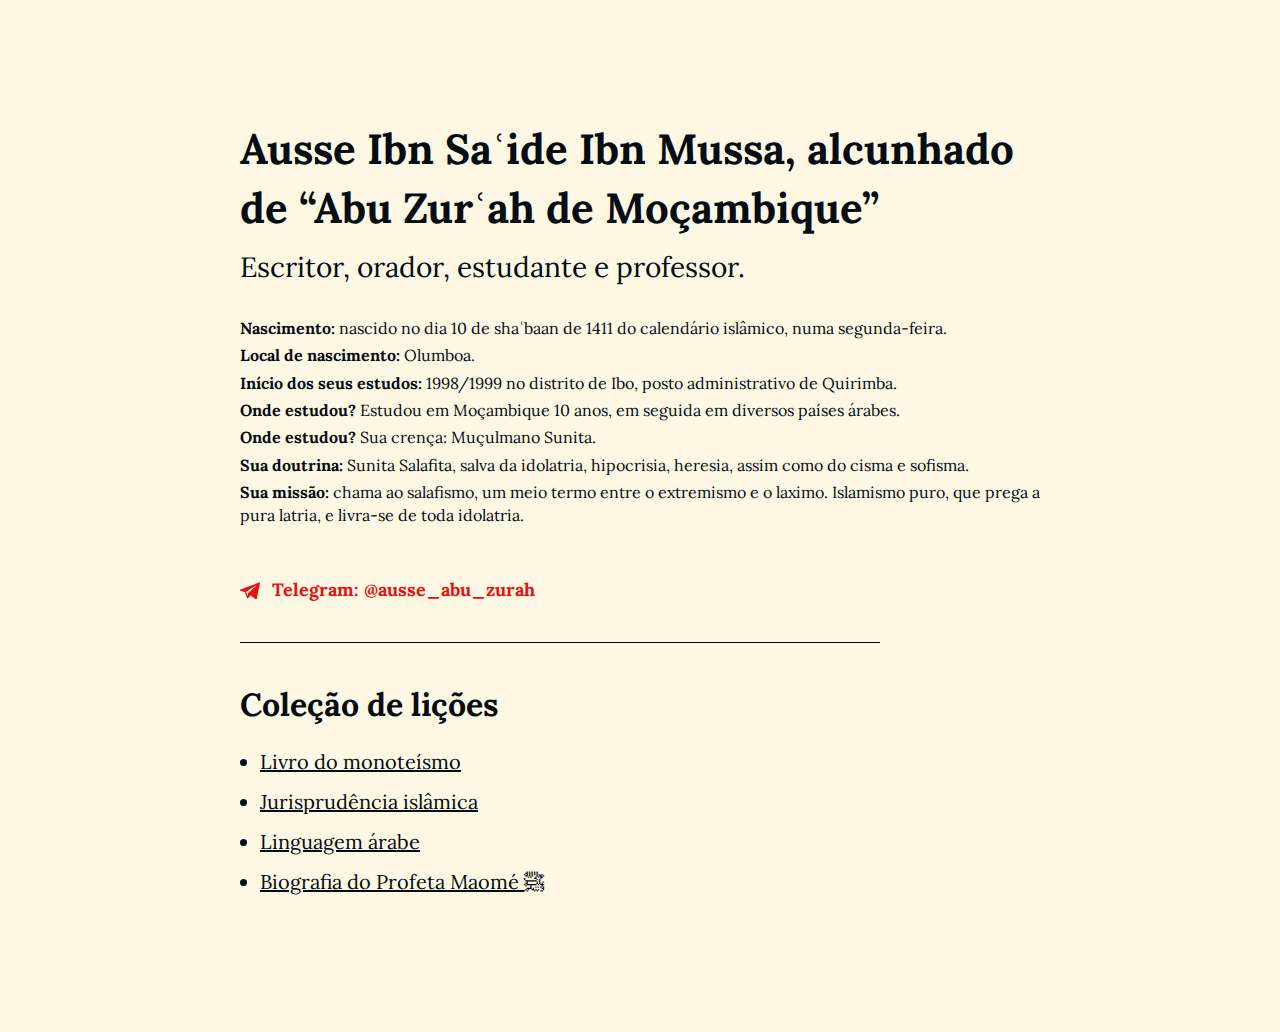
<file: index.html>
<!DOCTYPE html>
<html lang="pt">
<head>
  <meta charset="UTF-8">
  <meta name="viewport" content="width=device-width, initial-scale=1.0">

  <!-- Fonts -->
  <link rel="preconnect" href="https://fonts.googleapis.com">
  <link rel="preconnect" href="https://fonts.gstatic.com" crossorigin>
  <link href="https://fonts.googleapis.com/css2?family=Inter&family=Lora:ital,wght@0,400..700;1,400..700&display=swap" rel="stylesheet">

  <link rel="shortcut icon" href="favicon.png" type="image/png">
  <link rel="stylesheet" href="style.css">
  <title>Ausse Ibn Saʿide Ibn Mussa, alcunhado de “Abu Zurʿah de Moçambique</title>
</head>
<body>
  <div class="container">
    <h1 class="title">Ausse Ibn Saʿide Ibn Mussa, alcunhado de “Abu Zurʿah de Moçambique”</h1>
    <h2 class="subtitle">Escritor, orador, estudante e professor.</h2>
    <ul class="description">
      <li><strong>Nascimento:</strong> nascido no dia 10 de shaʿbaan de 1411 do calendário islâmico, numa segunda-feira.</li>
      <li><strong>Local de nascimento:</strong> Olumboa.</li>
      <li><strong>Início dos seus estudos:</strong> 1998/1999 no distrito de Ibo, posto administrativo de Quirimba.</li>
      <li><strong>Onde estudou?</strong> Estudou em Moçambique 10 anos, em seguida em diversos países árabes.</li>
      <li><strong>Onde estudou?</strong> Sua crença: Muçulmano Sunita. </li>
      <li><strong>Sua doutrina:</strong> Sunita Salafita, salva da idolatria, hipocrisia, heresia, assim como do cisma e sofisma.</li>
      <li><strong>Sua missão:</strong> chama ao salafismo, um meio termo entre o extremismo e o laximo. Islamismo puro, que prega a pura latria, e livra-se de toda idolatria.</li>
    </ul>
    <a class="telegram-link" href="https://t.me/ausse_abu_zurah">
      <svg width="24px" height="24px" viewbox="0 0 24 24" version="1.1" xmlns="http://www.w3.org/2000/svg" xmlns:xlink="http://www.w3.org/1999/xlink" xml:space="preserve" xmlns:serif="http://www.serif.com/" style="fill-rule:evenodd;clip-rule:evenodd;stroke-linejoin:round;stroke-miterlimit:1.41421;"><path id="telegram-1" d="M18.384,22.779c0.322,0.228 0.737,0.285 1.107,0.145c0.37,-0.141 0.642,-0.457 0.724,-0.84c0.869,-4.084 2.977,-14.421 3.768,-18.136c0.06,-0.28 -0.04,-0.571 -0.26,-0.758c-0.22,-0.187 -0.525,-0.241 -0.797,-0.14c-4.193,1.552 -17.106,6.397 -22.384,8.35c-0.335,0.124 -0.553,0.446 -0.542,0.799c0.012,0.354 0.25,0.661 0.593,0.764c2.367,0.708 5.474,1.693 5.474,1.693c0,0 1.452,4.385 2.209,6.615c0.095,0.28 0.314,0.5 0.603,0.576c0.288,0.075 0.596,-0.004 0.811,-0.207c1.216,-1.148 3.096,-2.923 3.096,-2.923c0,0 3.572,2.619 5.598,4.062Zm-11.01,-8.677l1.679,5.538l0.373,-3.507c0,0 6.487,-5.851 10.185,-9.186c0.108,-0.098 0.123,-0.262 0.033,-0.377c-0.089,-0.115 -0.253,-0.142 -0.376,-0.064c-4.286,2.737 -11.894,7.596 -11.894,7.596Z"/></svg>
      Telegram: @ausse_abu_zurah
    </a>
    <hr/>
    <h3>Coleção de lições</h3>
    <ul class="lections">
      <li><a href="https://t.me/ausse_abu_zurah/11">Livro do monoteísmo</a></li>
      <li><a href="https://t.me/ausse_abu_zurah/12">Jurisprudência islâmica</a></li>
      <li><a href="https://t.me/ausse_abu_zurah/13">Linguagem árabe</a></li>
      <li><a href="https://t.me/ausse_abu_zurah/14">Biografia do Profeta Maomé ﷺ</a></li>
    </ul>
  </div>
</body>
</html>
</file>
<file: style.css>
* {
  box-sizing: border-box;
}

body {
  --black: #040D12;
  --background: #FDF7E4;
  --accent: rgb(228, 19, 19);
  --hover: rgb(255, 79, 79);

  margin: 0;
  display: flex;
  justify-content: center;

  font-family: "Lora";
  color: var(--black);
  background-color: var(--background);
  
  line-height: 1.4;
}

h1, h2, h3, h4, h5, h6, p {
  margin: 0;
}

.container {
  width: 800px;
  padding-top: 120px;
  padding-bottom: 120px;
  
  display: flex;
  flex-direction: column;
  align-items: flex-start;
}

.title {
  font-size: 42px;
}

.subtitle {
  margin-top: 10px;
  font-size: 28px;
  font-weight: 400;
}

.description {
  margin-top: 30px;
  font-size: 16px;
  padding-left: 0;
  list-style: none;
}

.description li {
  margin-bottom: 5px;
}

.telegram-link {
  margin-top: 30px;
  font-size: 18px;
  font-weight: 700;
  text-decoration: none;
  color: var(--accent);
  display: flex;
  align-items: center;
  gap: 12px;
}

.telegram-link svg {
  width: 20px;
  height: 20px;
  fill: var(--accent);
}


.telegram-link:hover {
  color: var(--hover);
}

.telegram-link:hover svg {
  fill: var(--hover);
}

hr {
  width: 80%;
  display: block;
  margin: 40px 0;
  height: 1px;
  background: var(--black);
  border: none;
  align-self: start;
}

h3 {
  font-size: 32px;
}

.lections {
  margin-top: 20px;
  padding-left: 20px;
  display: flex;
  flex-direction: column;
  gap: 12px;
  color: var(--black);
  background-color: var(--background);

  width: 100%;
}

.lections li {
  font-size: 20px;
  opacity: 1 !important;
}

.lections a {
  color: var(--black);
}

.lections a:hover {
  color: var(--hover);
}

.ar {
  text-align: right;
  align-items: flex-start;
  direction: rtl;
}

.ar hr {
  align-self: start;
}

.ar .lections {
  padding-right: 20px;    
  padding-left: 0px;
  text-align: right;
  direction: rtl;
}


@media (max-width: 860px) {
  .title {
    font-size: 26px;
  }
  .subtitle {
    font-size: 18px;
  }
  .container {
    width: calc(100% - 30px);
  }
  .telegram-link {
    font-size: 16px;
  }
  h3 {
    font-size: 18px;
  }
  .description {
    font-size: 14px;
  }
  .lections li {
    font-size: 16px;
  }
}
</file>
